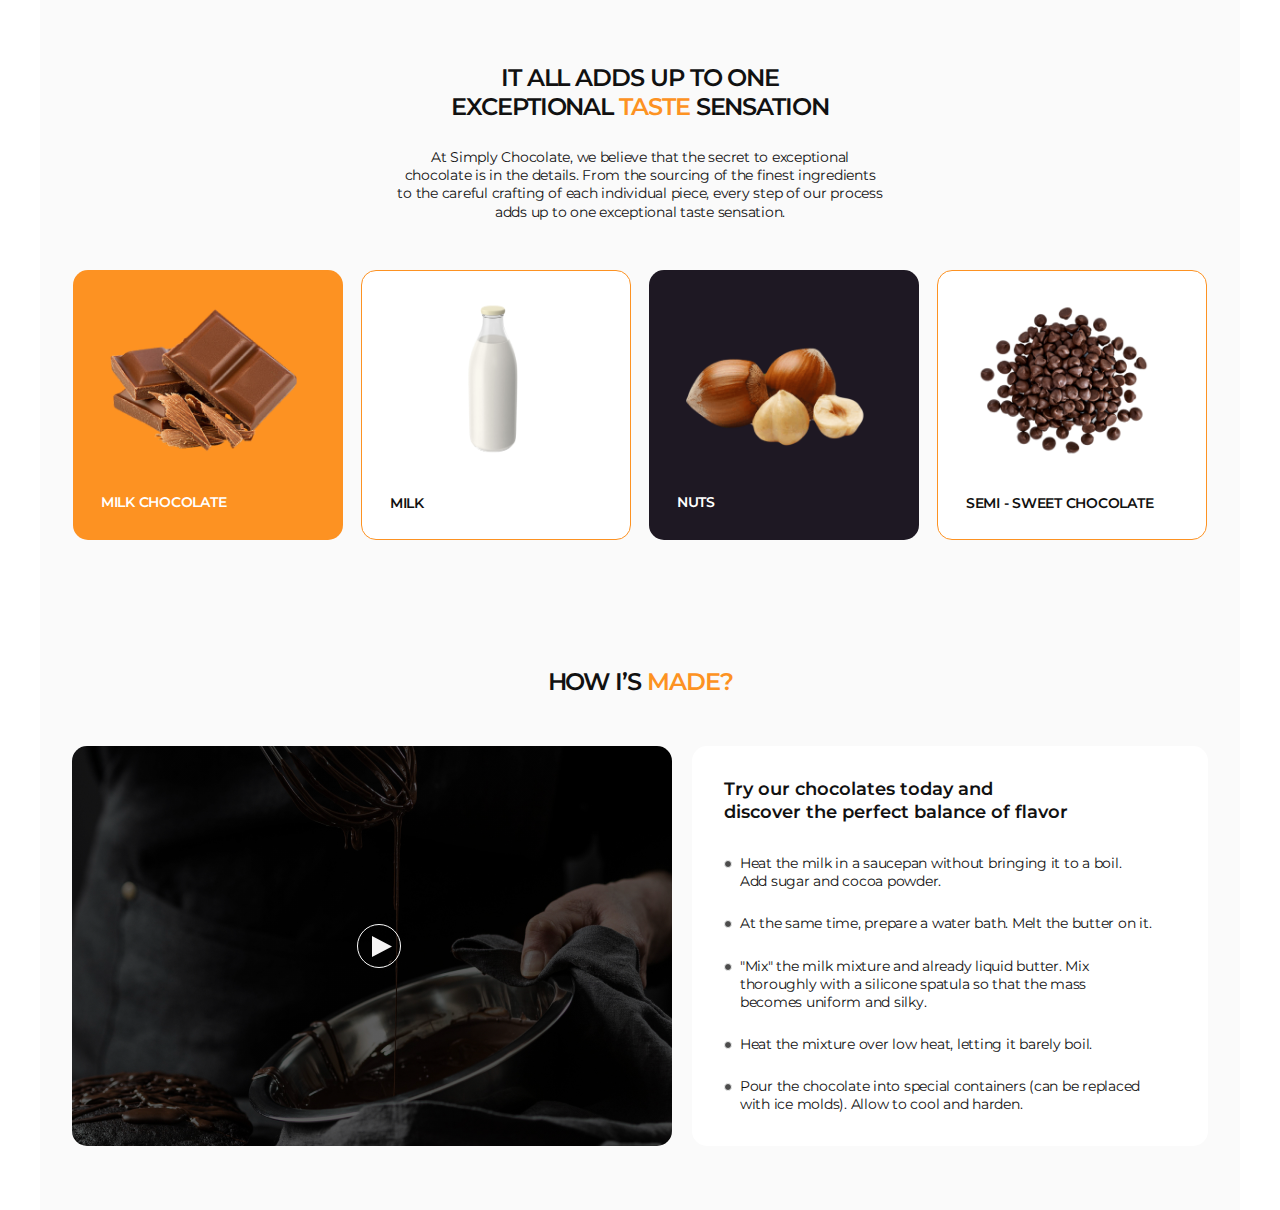
<file: index.html>
<!DOCTYPE html>
<html lang="en">
  <head>
    <meta charset="UTF-8" />
    <meta name="viewport" content="width=device-width, initial-scale=1.0" />
    <title>Simply Chocolate</title>
    <link
      rel="stylesheet"
      href="https://cdnjs.cloudflare.com/ajax/libs/modern-normalize/2.0.0/modern-normalize.min.css"
      integrity="sha512-4xo8blKMVCiXpTaLzQSLSw3KFOVPWhm/TRtuPVc4WG6kUgjH6J03IBuG7JZPkcWMxJ5huwaBpOpnwYElP/m6wg=="
      crossorigin="anonymous"
      referrerpolicy="no-referrer"
    />
    <link
      rel="icon"
      href="images/unique-components-img/chocolate-icon.svg"
      sizes="16x16"
      type="image/svg"
    />
    <link rel="preconnect" href="https://fonts.googleapis.com" />
    <link rel="preconnect" href="https://fonts.gstatic.com" crossorigin />
    <link
      href="https://fonts.googleapis.com/css2?family=Montserrat:wght@400;600&display=swap"
      rel="stylesheet"
    />

    <link
      rel="stylesheet"
      href="./css/unique-components-and-how-its-made.css"
    />
  </head>
  <body>
    <!-- unique-components-section -->
    <section
      class="unique-components-section unique-components-and-its-made-fonts"
    >
      <div class="unique-components-container">
        <h2 class="unique-components-heading">
          IT ALL ADDS UP TO ONE EXCEPTIONAL
          <span class="unique-components-heading-span">TASTE</span> SENSATION
        </h2>
        <p class="unique-components-paragraph">
          At Simply Chocolate, we believe that the secret to exceptional
          chocolate is in the details. From the sourcing of the finest
          ingredients to the careful crafting of each individual piece, every
          step of our process adds up to one exceptional taste sensation.
        </p>
        <ul class="unique-components-cards">
          <li class="unique-components-card">
            <!--  -->
            <img
              class="unique-components-img"
              alt="Milk chocolate cubes"
              src="./images/unique-components-img/milk-chocolate-224.png"
              srcset="
                ./images/unique-components-img/milk-chocolate-224@2x.png 2x
              "
            />

            <p class="unique-components-img-caption">milk chocolate</p>
            <!-- unique-components-card-description -->
            <div class="unique-components-card-body">
              <div class="unique-components-group">
                <h2 class="unique-components-card-title">milk chocolate</h2>
                <div class="unique-components-card-about-btn">
                  <button
                    class="unique-components-card-title-btn"
                    type="button"
                  >
                    chocolate
                  </button>
                  <button
                    class="unique-components-card-benefits-btn"
                    type="button"
                  >
                    the benefits
                  </button>
                </div>
                <p class="unique-components-card-paragraph">
                  Milk chocolate is a solid chocolate confectionery contain
                  cocoa, sugar and milk. It is the most consumed type of
                  chocolate. Chocolate was originally sold and consumed as a
                  beverage in pre-Columbian times. Although four-fifths of all
                  milk chocolate is sold in the United States and Europe.
                </p>
              </div>
            </div>
            <!-- unique-components-card-description -->
          </li>
          <li class="unique-components-card">
            <img
              class="unique-components-img"
              alt="Bottle of milk"
              src="./images/unique-components-img/milk-224.png"
              srcset="./images/unique-components-img/milk-224@2x.png 2x"
            />
            <p class="unique-components-img-caption">milk</p>
            <!-- unique-components-card-description -->
            <div class="unique-components-card-body">
              <div class="unique-components-group">
                <h2 class="unique-components-card-title">milk</h2>
                <div class="unique-components-card-about-btn">
                  <button
                    class="unique-components-card-title-btn"
                    type="button"
                  >
                    milk
                  </button>
                  <button
                    class="unique-components-card-benefits-btn"
                    type="button"
                  >
                    the benefits
                  </button>
                </div>
                <p class="unique-components-card-paragraph">
                  Milk is a white liquid food produced by the mammary glands of
                  mammals. It is the primary source of nutrition for young
                  mammals (including breastfed human infants) before they are
                  able to digest solid food.Early-lactation milk, which is
                  called colostrum, contains antibodies that strengthen the
                  immune system.
                </p>
              </div>
            </div>
            <!-- unique-components-card-description -->
          </li>
          <li class="unique-components-card">
            <img
              class="unique-components-img"
              alt="A handful of hazelnuts"
              src="./images/unique-components-img/nuts-224.png"
              srcset="./images/unique-components-img/nuts-224@2x.png 2x"
            />
            <p class="unique-components-img-caption">nuts</p>
            <!-- unique-components-card-description -->
            <div class="unique-components-card-body">
              <div class="unique-components-group">
                <h2 class="unique-components-card-title">nuts</h2>
                <div class="unique-components-card-about-btn">
                  <button
                    class="unique-components-card-title-btn"
                    type="button"
                  >
                    nuts
                  </button>
                  <button
                    class="unique-components-card-benefits-btn"
                    type="button"
                  >
                    the benefits
                  </button>
                </div>
                <p class="unique-components-card-paragraph">
                  Almonds, pistachios, and walnuts are some types of nuts that
                  contain healthy nutrients. When eaten as part of a
                  nutrient-dense diet, these 9 nuts may offer benefits such as
                  reducing your risk of heart disease. They’re a good source of
                  fiber, healthy fats, and plant protein. Plus, they’re great on
                  their own.
                </p>
              </div>
            </div>
            <!-- unique-components-card-description -->
          </li>
          <li class="unique-components-card">
            <img
              class="unique-components-img"
              alt="Hot milk white chocolate"
              src="./images/unique-components-img/semi-sweet-chocolate-224.png"
              srcset="
                ./images/unique-components-img/semi-sweet-chocolate-224@2x.png 2x
              "
            />
            <p class="unique-components-img-caption">semi - sweet chocolate</p>
            <!-- unique-components-card-description -->
            <div class="unique-components-card-body">
              <div class="unique-components-group">
                <h2 class="unique-components-card-title">
                  semi - sweet chocolate
                </h2>
                <div class="unique-components-card-about-btn">
                  <button
                    class="unique-components-card-title-btn"
                    type="button"
                  >
                    sweet chocolate
                  </button>
                  <button
                    class="unique-components-card-benefits-btn"
                    type="button"
                  >
                    the benefits
                  </button>
                </div>
                <p class="unique-components-card-paragraph">
                  Semi-sweet chocolate has a cocoa solid content of 35 to 65%.
                  One of the best ways to gain an understanding of this type of
                  chocolate is to compare it to a different type of chocolate.
                  Semisweet is darker than milk chocolate. In a taste
                  comparison, it has a slightly bitter taste whereas milk
                  chocolate is sweeter.
                </p>
              </div>
            </div>
            <!-- unique-components-card-description -->
          </li>
        </ul>
      </div>
    </section>

    <!-- how-its-made -->
    <section class="how-its-made-section unique-components-and-its-made-fonts">
      <div class="how-its-made-container">
        <h2 class="how-its-made-heading">
          how i’s <span class="how-its-made-heading-span">made?</span>
        </h2>
        <div class="how-its-made-horizontal-layout">
          <div class="how-its-made-video-player how-its-made-video">
            <button class="how-its-made-play-btn" type="button">
              <svg class="how-its-made-play-icon">
                <use
                  href="./images/how-its-made-img/icon-play.svg#icon-play"
                ></use>
              </svg>
            </button>
          </div>
          <div class="how-its-made-div">
            <h3 class="how-its-made-heading-three">
              Try our chocolates today and discover the perfect balance of
              flavor
            </h3>
            <ul class="how-its-made-list">
              <li class="how-its-made-list-item">
                Heat the milk in a saucepan without bringing it to a boil. Add
                sugar and cocoa powder.
              </li>
              <li class="how-its-made-list-item">
                At the same time, prepare a water bath. Melt the butter on it.
              </li>
              <li class="how-its-made-list-item">
                "Mix" the milk mixture and already liquid butter. Mix thoroughly
                with a silicone spatula so that the mass becomes uniform and
                silky.
              </li>
              <li class="how-its-made-list-item">
                Heat the mixture over low heat, letting it barely boil.
              </li>

              <li class="how-its-made-list-item">
                Pour the chocolate into special containers (can be replaced with
                ice molds). Allow to cool and harden.
              </li>
            </ul>
          </div>
        </div>
      </div>
    </section>
  </body>
</html>
</file>
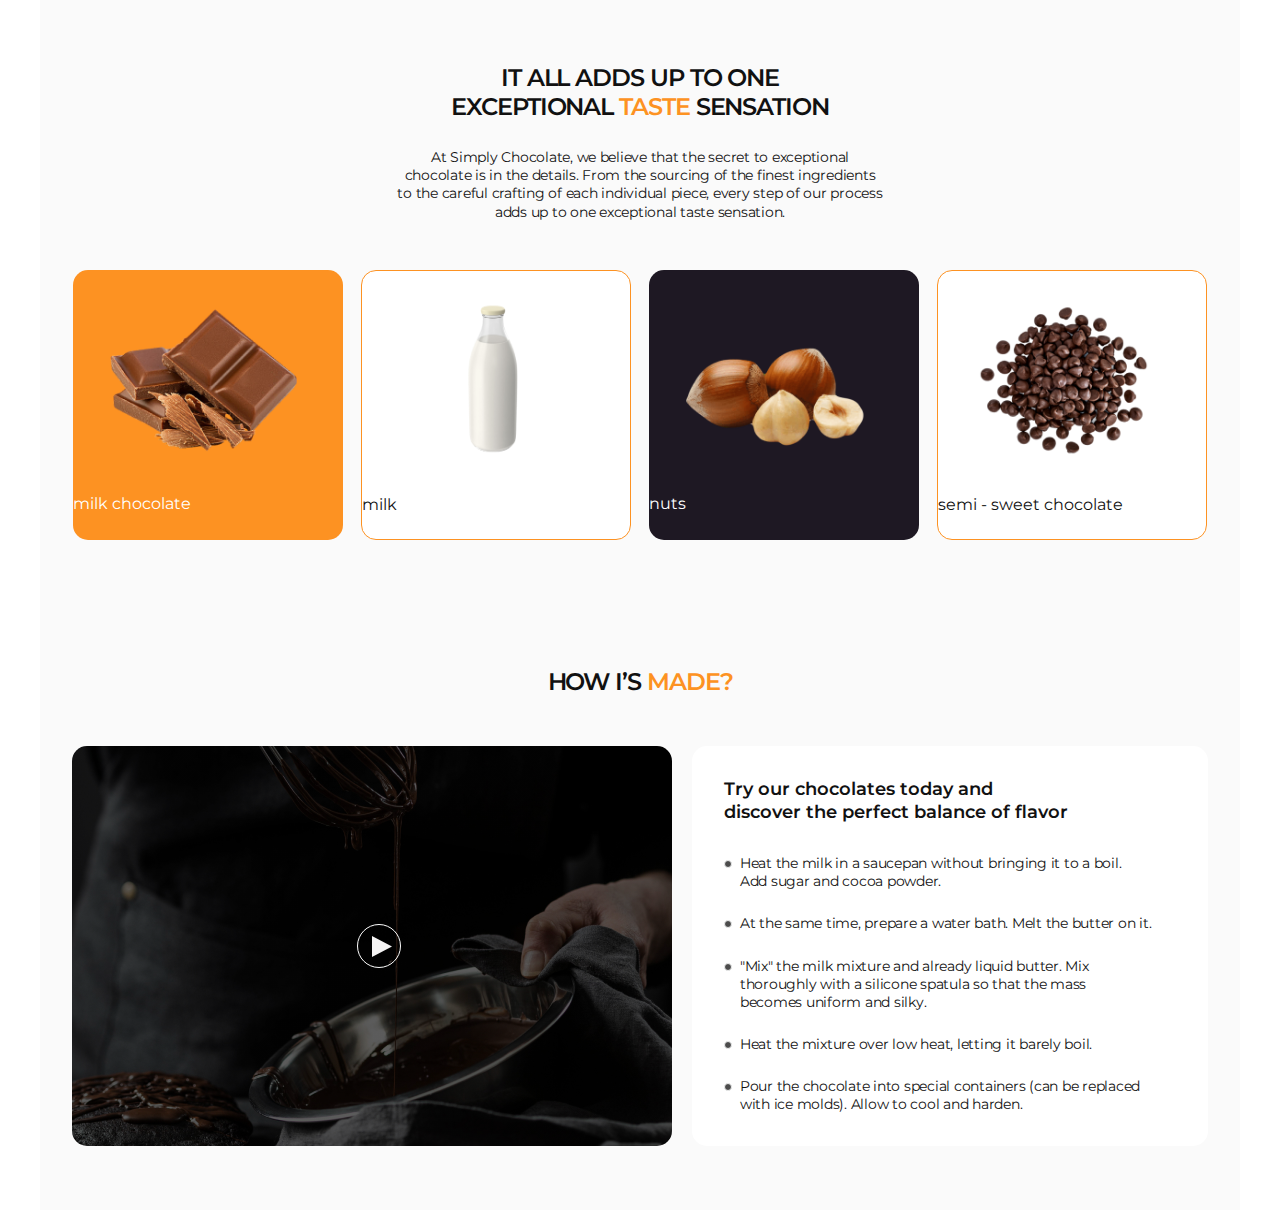
<file: unique-components-and-how-its-made.html>
<!DOCTYPE html>
<html lang="en">
  <head>
    <meta charset="UTF-8" />
    <meta name="viewport" content="width=device-width, initial-scale=1.0" />
    <title>Document</title>
    <link rel="preconnect" href="https://fonts.googleapis.com" />
    <link rel="preconnect" href="https://fonts.gstatic.com" crossorigin />
    <link
      href="https://fonts.googleapis.com/css2?family=Montserrat:wght@400;600&display=swap"
      rel="stylesheet"
    />
    <link
      rel="stylesheet"
      href="./css/unique-components-and-how-its-made.css"
    />
  </head>
  <body>
    <!-- unique-components-section -->
    <section class="unique-components-section unique-components-and-its-made-fonts">
      <div class="unique-components-container">
        <h2 class="unique-components-heading">
          IT ALL ADDS UP TO ONE EXCEPTIONAL
          <span class="unique-components-heading-span">TASTE</span> SENSATION
        </h2>
        <p class="unique-components-paragraph">
          At Simply Chocolate, we believe that the secret to exceptional
          chocolate is in the details. From the sourcing of the finest
          ingredients to the careful crafting of each individual piece, every
          step of our process adds up to one exceptional taste sensation.
        </p>
        <ul class="unique-components-cards">
          <li class="unique-components-card">
            <img
              class="unique-components-img"
              alt="Milk chocolate cubes"
              src="./images/unique-components-img/milk-chocolate-224.png"
            />
            <p class="img-caption">milk chocolate</p>
          </li>
          <li class="unique-components-card">
            <img
              class="unique-components-img"
              alt="Bottle of milk"
              src="./images/unique-components-img/milk-224.png"
            />
            <p class="img-caption">milk</p>
          </li>
          <li class="unique-components-card">
            <img
              class="unique-components-img"
              alt="A handful of hazelnuts"
              src="./images/unique-components-img/nuts-224.png"
            />
            <p class="img-caption">nuts</p>
          </li>
          <li class="unique-components-card">
            <img
              class="unique-components-img"
              alt="Hot milk white chocolate"
              src="./images/unique-components-img/semi-sweet-chocolate-224.png"
            />
            <p class="img-caption">semi - sweet chocolate</p>
          </li>
        </ul>
      </div>
    </section>

    <!-- how-its-made -->
    <section class="how-its-made-section unique-components-and-its-made-fonts">
      <div class="how-its-made-container">
        <h2 class="how-its-made-heading">
          how i’s <span class="how-its-made-heading-span">made?</span>
        </h2>
        <div class="how-its-made-horizontal-layout">
          <div class="how-its-made-video-player how-its-made-video">
            <button class="how-its-made-play-btn" type="button">
              <svg class="how-its-made-play-icon">
                <use
                  href="./images/how-its-made-img/icon-play.svg#icon-play"
                ></use>
              </svg>
            </button>
          </div>
          <div class="how-its-made-div">
            <h3 class="how-its-made-heading-three">
              Try our chocolates today and discover the perfect balance of
              flavor
            </h3>
            <ul class="how-its-made-list">
              <li class="how-its-made-list-item">
                Heat the milk in a saucepan without bringing it to a boil. Add
                sugar and cocoa powder.
              </li>
              <li class="how-its-made-list-item">
                At the same time, prepare a water bath. Melt the butter on it.
              </li>
              <li class="how-its-made-list-item">
                "Mix" the milk mixture and already liquid butter. Mix thoroughly
                with a silicone spatula so that the mass becomes uniform and
                silky.
              </li>
              <li class="how-its-made-list-item">
                Heat the mixture over low heat, letting it barely boil.
              </li>

              <li class="how-its-made-list-item">
                Pour the chocolate into special containers (can be replaced with
                ice molds). Allow to cool and harden.
              </li>
            </ul>
          </div>
        </div>
      </div>
    </section>
  </body>
</html>
</file>
<file: css/unique-components-and-how-its-made.css>
*,
*::before,
*::after {
  img {
    display: block;
    max-width: 100%;
    height: auto;
  }

  .link {
    text-decoration: none;
    padding: 0;
    margin: 0;
  }
}

* {
  margin: 0;
  padding: 0;
  box-sizing: border-box;
}
/* fonts */

.unique-components-and-its-made-fonts {
  font-family: "Montserrat", sans-serif;
  font-style: normal;
}

/* unique-components-section  */
/* tablet */
.unique-components-section {
  margin: 0 auto;
}

.unique-components-container {
  width: 375px;
  max-width: 375px;
  padding: 36px 20px;
  margin: 0 auto;
  background: #fafafa;
}

.unique-components-heading {
  width: 283px;
  color: #111;
  text-align: center;
  font-size: 20px;
  font-weight: 600;
  line-height: 1.2;
  letter-spacing: -0.038em;
  text-transform: uppercase;
  margin: 0 auto;
}

.unique-components-heading-span {
  color: #fd9222;
}

.unique-components-paragraph {
  width: 335px;
  color: #111;
  text-align: center;
  font-size: 14px;
  font-weight: 400;
  line-height: 1.3;
  letter-spacing: -0.018em;
  margin: 24px auto 32px;
}

.unique-components-cards {
  display: flex;
  flex-direction: column;
  justify-content: center;
  align-items: flex-start;
  gap: 20px;
  list-style: none;
  padding: 0;
  margin: 0;
}

.unique-components-card {
  position: relative;
  width: 335px;
  height: 270px;
  border-radius: 15px;
  overflow: hidden;
}

.unique-components-card:nth-child(1) {
  background-color: #fd9222;
  color: #fff;
}

.unique-components-card:nth-child(2) {
  border: 1px solid #fd9222;
  background-color: #fff;
  color: #111;
}

.unique-components-card:nth-child(3) {
  background-color: #1e1823;
  color: #fff;
}

.unique-components-card:nth-child(4) {
  border: 1px solid #fd9222;
  background-color: #fff;
  color: #111;
}

.unique-components-img {
  width: 224px;
  height: 171px;
  display: block;
  margin: 28px auto 25px;
}

/* unique-components-card-description */
.unique-components-card-body {
  width: 100%;
  height: 100%;
  position: absolute;
  display: inline-flex;
  flex-direction: column;
  top: 0;
  right: -100%;
  border-radius: 15px;
  padding: 28px;
  background-color: #ffffff73;
  backdrop-filter: blur(5px);
  transition: cubic-bezier(0.645, 0.045, 0.355, 1);
  transition: 0.2s;
}

.unique-components-card:hover .unique-components-card-body {
  right: 0;
  cursor: pointer;
}

.unique-components-group {
  width: 280px;
  height: 214px;
}
.unique-components-card-title {
  width: auto;
  font-size: 18px;
  font-weight: 600;
  line-height: normal;
  letter-spacing: -0.034em;
  text-transform: uppercase;
  color: #111;
  margin-bottom: 8px;
}

.unique-components-card-paragraph {
  overflow: hidden;
  color: #111;
  text-overflow: elipsis;
  white-space: wrap;
  font-size: 14px;
  font-weight: 400;
  line-height: 1.28;
  letter-spacing: -0.018em;
  margin-top: 14px;
}

.unique-components-card-about-btn {
  display: flex;
  gap: 6px;
  align-items: flex-start;
  font-size: 10px;
  font-weight: 400;
  line-height: 1.2;
}

.unique-components-card-title-btn {
  width: auto;
  height: 24px;
  border-radius: 100px;
  border: none;
  background-color: #fd9222;
  color: #fff;
  padding: 6px 16px;
  cursor: pointer;
}


.unique-components-card-title-btn:hover {
  color: #fd9222;
  background: #fcf1e0;
 
}

.unique-components-card-benefits-btn {
  width: 93px;
  height: 24px;
  border-radius: 100px;
  border: 1px solid #fd9222;
  background: #fafafa;
  color: #111;
  cursor: pointer;
}


.unique-components-card-benefits-btn:hover {
  color: #fff;
  background: #fd9222;

}
/* unique-components-card-description */

.unique-components-img-caption {
  font-size: 14px;
  font-weight: 600;
  line-height: 1.28;
  letter-spacing: -0.018em;
  text-transform: uppercase;
  margin: 0 0 28px 28px;
}

/* how-its-made-section */
.how-its-made-section {
  margin: 0 auto;
}

.how-its-made-container {
  width: 375px;
  max-width: 375px;
  padding: 36px 20px;
  margin: 0 auto;
  background: #fafafa;
}

.how-its-made-heading {
  width: 171px;
  color: #111;
  text-align: center;
  font-size: 20px;
  font-weight: 600;
  line-height: 1.2;
  letter-spacing: -0.038em;
  text-transform: uppercase;
  margin: 0 auto 32px;
}

.how-its-made-heading-span {
  color: #fd9222;
}

.how-its-made-video-player {
  width: 335px;
  position: relative;
  overflow: hidden;
}

.how-its-made-video {
  display: block;
  width: 335px;
  height: 500px;
  flex-shrink: 0;
  margin: 0 auto;
  border-radius: 15px;
  background: linear-gradient(
      0deg,
      rgba(0, 0, 0, 0.4) 0%,
      rgba(0, 0, 0, 0.4) 100%
    ),
    url(../images/how-its-made-img/video-img-mobile-335.jpg),
    lightgray -158.445px -335.767px / 187.796% 186.969% no-repeat;
}

.how-its-made-video-player > .how-its-made-play-btn {
  width: 35px;
  height: 35px;
  position: absolute;
  display: flex;
  align-items: center;
  justify-content: center;
  top: 233px;
  left: 150px;
  padding: 0;
  cursor: pointer;
  background: none;
  border: none;
}

.how-its-made-div {
  width: 335px;
  padding: 20px 14px;
  margin: 20px auto 0;
  border-radius: 15px;
  background: #fff;
}

.how-its-made-play-icon {
  fill: #141414;
}

.how-its-made-heading-three {
  color: #111;
  font-size: 18px;
  font-weight: 600;
  line-height: 1.33;
  margin: 0 0 20px 0;
}

.how-its-made-list {
  display: flex;
  flex-direction: column;
  color: #111;
  font-size: 14px;
  font-weight: 400;
  line-height: 1.3;
  letter-spacing: -0.018em;
  list-style-type: none;
  row-gap: 18px;
}

.how-its-made-list-item {
  display: flex;
}

.how-its-made-list li::before {
  content: url("../images/how-its-made-img/icon-dot.svg");
  margin-right: 8px;
}

/* tablet */
@media screen and (min-width: 768px) {
  .unique-components-container {
    width: 768px;
    max-width: 768px;
    padding: 50px 32px;
  }

  .unique-components-heading {
    width: 411px;
    height: 56px;
    font-size: 24px;
    line-height: 1.2;
    letter-spacing: -0.045em;
  }

  .unique-components-paragraph {
    width: 486px;
    height: 72px;
    margin: 28px auto 50px;
  }

  .unique-components-cards {
    flex-direction: row;
    flex-wrap: wrap;
    gap: 32px;
  }

  /* how-its-made-section */
  .how-its-made-container {
    width: 768px;
    max-width: 768px;
    padding: 50px 77px;
  }

  .how-its-made-heading {
    width: 205px;
    font-size: 24px;
    font-weight: 600;
    line-height: 1.16;
    letter-spacing: -0.045em;
    margin: 0 auto 50px;
  }

  .how-its-made-video-player {
    width: 614px;
  }

  .how-its-made-video {
    width: 614px;
    height: 400px;
    background: linear-gradient(
        0deg,
        rgba(0, 0, 0, 0.4) 0%,
        rgba(0, 0, 0, 0.4) 100%
      ),
      url(../images/how-its-made-img/video-img-tablet-614.jpg),
      lightgray -11.071px -343.839px / 103.473% 236.295% no-repeat;
  }

  .how-its-made-video-player > .how-its-made-play-btn {
    width: 44px;
    height: 44px;
    position: absolute;
    display: flex;
    align-items: center;
    justify-content: center;
    top: 178px;
    left: 285px;
    padding: 0;
    cursor: pointer;
    background: none;
    border: none;
  }

  .how-its-made-div {
    width: 614px;
    padding: 32px;
    margin: 20px auto 0;
    border-radius: 15px;
    background: #fff;
  }

  .how-its-made-heading-three {
    width: 350px;
    height: 48px;
    line-height: 1.3;
    margin: 0 0 28px 0;
  }

  .how-its-made-list {
    margin: 0 70px 0 0;
  }
}
/* desktop */
@media screen and (min-width: 1200px) {
  .unique-components-container {
    width: 1200px;
    max-width: 1200px;
    padding: 64px 32px;
  }

  .unique-components-cards {
    gap: 18px;
  }

  .unique-components-card {
    width: 270px;
    height: 270px;
    overflow: hidden;
  }

  .unique-components-img {
    width: 206px;
    height: 160px;
    margin: 28px 36px 36px 28px;
  }

  /* how-its-made-section */
  .how-its-made-container {
    width: 1200px;
    max-width: 12006px;
    padding: 64px 32px;
  }

  .how-its-made-video-player {
    width: 600px;
  }

  .how-its-made-video {
    width: 600px;
    height: 400px;
    background: linear-gradient(
        0deg,
        rgba(0, 0, 0, 0.4) 0%,
        rgba(0, 0, 0, 0.4) 100%
      ),
      url(../images/how-its-made-img/video-img-desktop-600.jpg),
      lightgray -10.819px -343.839px / 103.473% 236.295% no-repeat;
  }

  .how-its-made-video-player > .how-its-made-play-btn {
    width: 44px;
    height: 44px;
    position: absolute;
    display: flex;
    align-items: center;
    justify-content: center;
    top: 178px;
    left: 285px;
    padding: 0;
    cursor: pointer;
    background: none;
    border: none;
  }

  .how-its-made-div {
    width: 516px;
    padding: 32px;
    margin: 0 auto;
    border-radius: 15px;
    background: #fff;
  }

  .how-its-made-heading-three {
    width: 350px;
    height: 48px;
    line-height: 1.3;
    margin: 0 0 28px 0;
  }

  .how-its-made-list {
    margin: 0 24px 0 0;
    row-gap: 24px;
  }

  .how-its-made-horizontal-layout {
    display: flex;
    align-items: center;
    column-gap: 20px;
  }

  /* unique-components-card-description */
  .unique-components-card-body {
    padding: 20px;
  }

  .unique-components-group {
    width: 230px;
    height: 230px;
  }

  .unique-components-card-paragraph {
    width: 230px;
    height: 162px;
  }

  /* unique-components-card-description */
}
</file>
